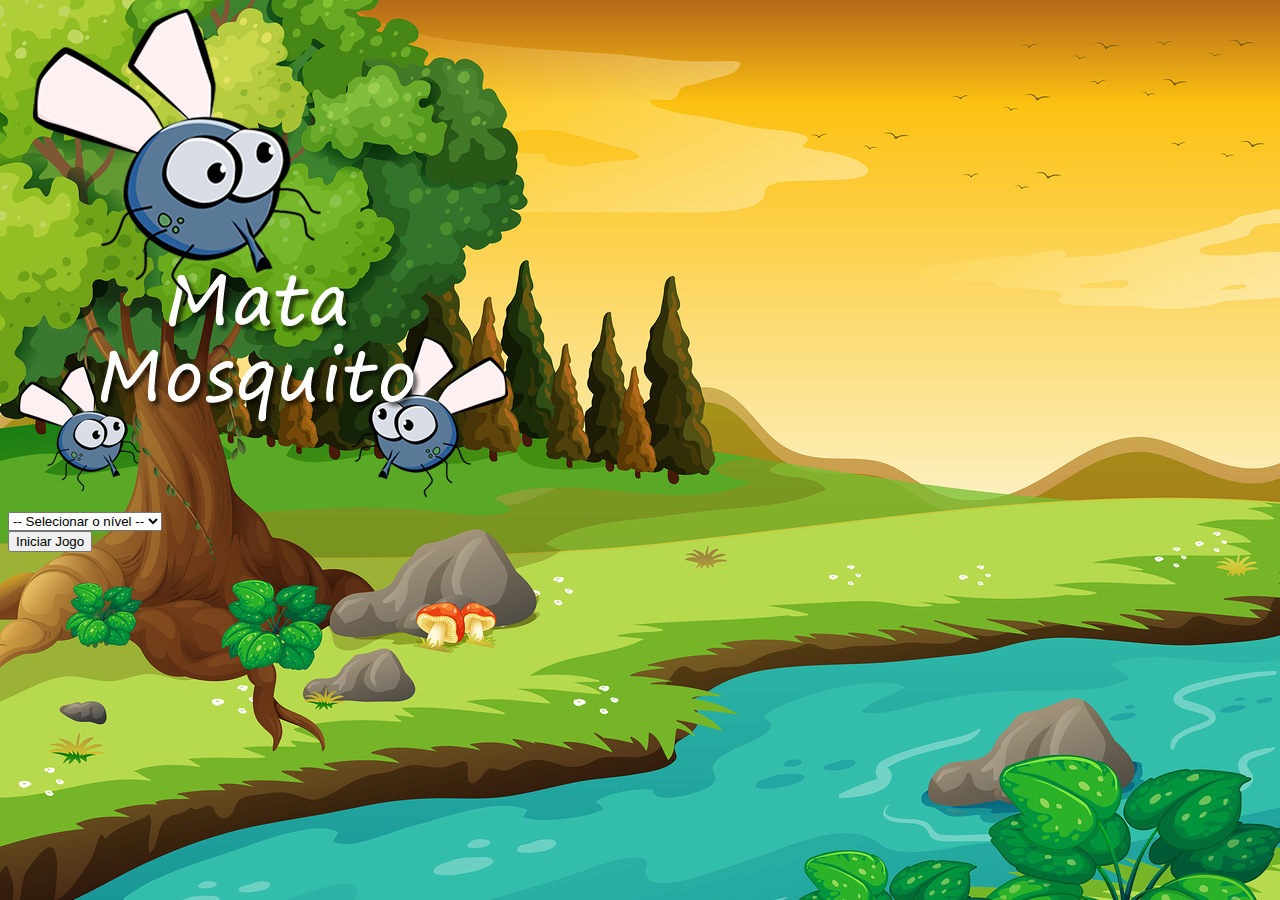
<file: index.html>
<!DOCTYPE html>
<html lang="pt-br">
<head>
    <meta charset="UTF-8">
    <meta http-equiv="X-UA-Compatible" content="IE=edge">
    <meta name="viewport" content="width=device-width, initial-scale=1.0">
    <link href="https://cdn.jsdelivr.net/npm/bootstrap@5.1.0/dist/css/bootstrap.min.css" rel="stylesheet" integrity="sha384-KyZXEAg3QhqLMpG8r+8fhAXLRk2vvoC2f3B09zVXn8CA5QIVfZOJ3BCsw2P0p/We" crossorigin="anonymous">
    <link rel="stylesheet" href="estilo.css">
    <script>
        function iniciarJogo(){
            var nivel = document.getElementById('nivel').value

            if(nivel == ''){
                alert("Selecione um nível para jogar")
                return false
            }

            window.location.href = 'app.html?' + nivel
            
        }
    </script>
    <title>Mata Mosquito</title>
</head>
    <body>
        <div class='container'>
            <div class='row'>
                <div class='col'>
                    <div class='d-flex justify-content-center'>
                        <img src="imagens/game.png" >
                    </div>
                </div>
            </div>

            <div class='row'>
                <div class='col'>
                    <div class='d-flex justify-content-center'>
                        <div class='mb-2'>
                            <select class='form-crontrol' id='nivel'>
                                <option value="">-- Selecionar o nível --</option>
                                <option value="normal">Normal</option>
                                <option value="dificil">Difícil</option>
                                <option value="impossivel">Impossível</option>
                            </select>
                        </div>
                    </div>
                </div>
            </div>

            <div class='row'>
                <div class='col'>
                    <div class='d-flex justify-content-center'>
                        <button type='button' class='btn btn-danger btn-lg' onclick="iniciarJogo()">Iniciar Jogo</button>
                    </div>
                </div>
            </div>
        </div>
    </body>
</html>
</file>
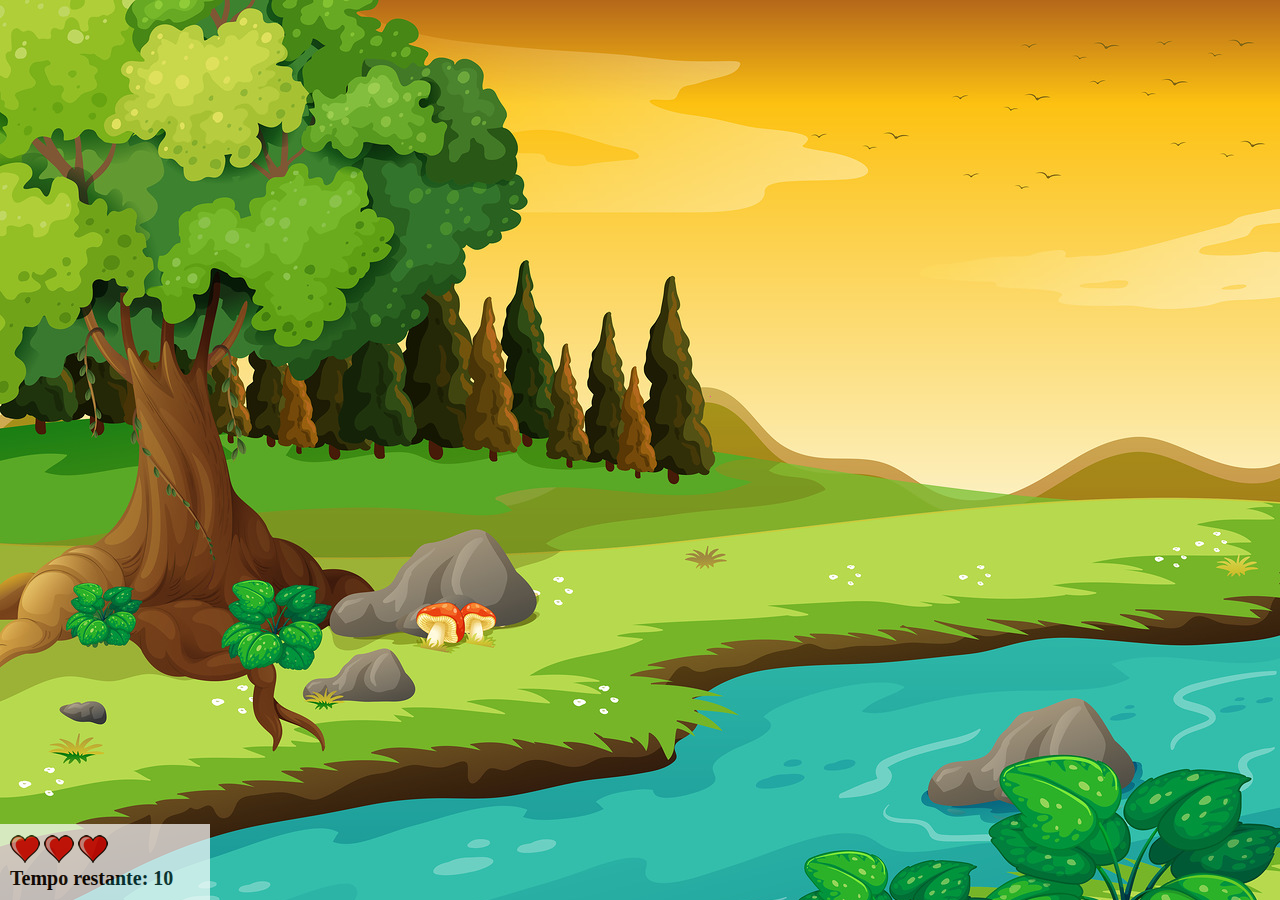
<file: app.html>
<!DOCTYPE html>
<html lang="pt-br">
    <head>
        <meta charset="UTF-8">
        <meta http-equiv="X-UA-Compatible" content="IE=edge">
        <meta name="viewport" content="width=device-width, initial-scale=1.0">
        <script src="jogo.js"></script>
        <link rel="stylesheet" href="estilo.css">
        <title>Mata Mosquito</title>

    </head>

    <body onresize="ajustarTamanhoTela()">

        <div class='painel'>

            <div class='vidas'>
                <img id='v1' src="imagens/coracao_cheio.png">
                <img id='v2' src="imagens/coracao_cheio.png">
                <img id='v3' src="imagens/coracao_cheio.png">
            </div>


            <div class='cronometro'>Tempo restante: <span id='cronometro'></span></div>

        </div>

        <script>
            document.getElementById('cronometro').innerHTML = tempo
            var criarMosquito = setInterval(function(){
                posicaoRandomica()
            }, criarMosquitoTempo);
            
        </script>
    </body>


</html>
</file>
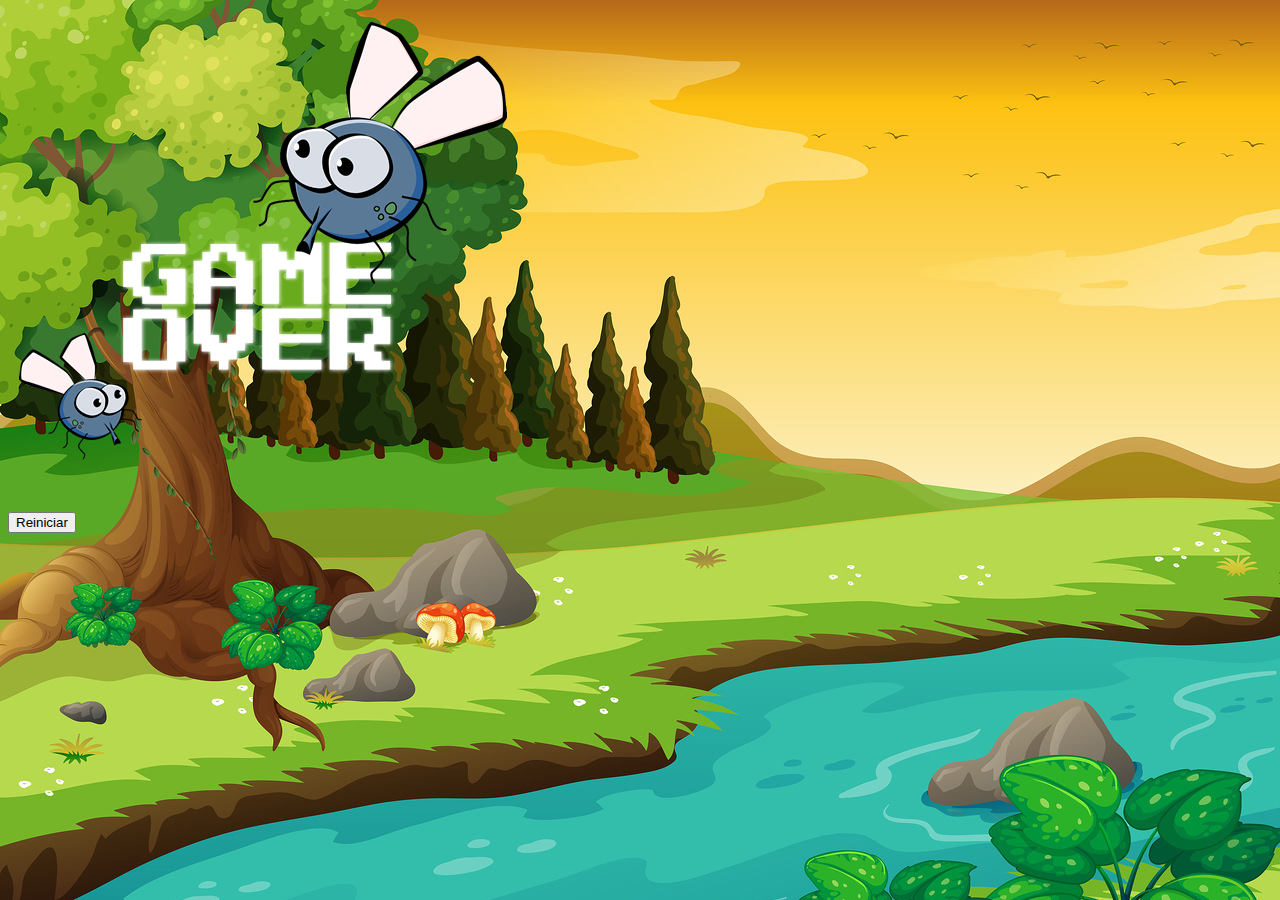
<file: fim_de_jogo.html>
<!DOCTYPE html>
<html lang="pt-br">
<head>
    <meta charset="UTF-8">
    <meta http-equiv="X-UA-Compatible" content="IE=edge">
    <meta name="viewport" content="width=device-width, initial-scale=1.0">
    <link href="https://cdn.jsdelivr.net/npm/bootstrap@5.1.0/dist/css/bootstrap.min.css" rel="stylesheet" integrity="sha384-KyZXEAg3QhqLMpG8r+8fhAXLRk2vvoC2f3B09zVXn8CA5QIVfZOJ3BCsw2P0p/We" crossorigin="anonymous">
    <link rel="stylesheet" href="estilo.css">
    <title>Fim de Jogo</title>
</head>
    <body>
        <div class='container'>
            <div class='row'>
                <div class='col'>
                    <div class='d-flex justify-content-center'>
                        <img src="imagens/game_over.png" >
                    </div>
                </div>
            </div>

            <div class='row'>
                <div class='col'>
                    <div class='d-flex justify-content-center'>
                        <button type='button' class='btn btn-dark btn-lg' onclick="window.location.href = 'index.html'">Reiniciar</button>
                    </div>
                </div>
            </div>
        </div>
    </body>
</html>
</file>
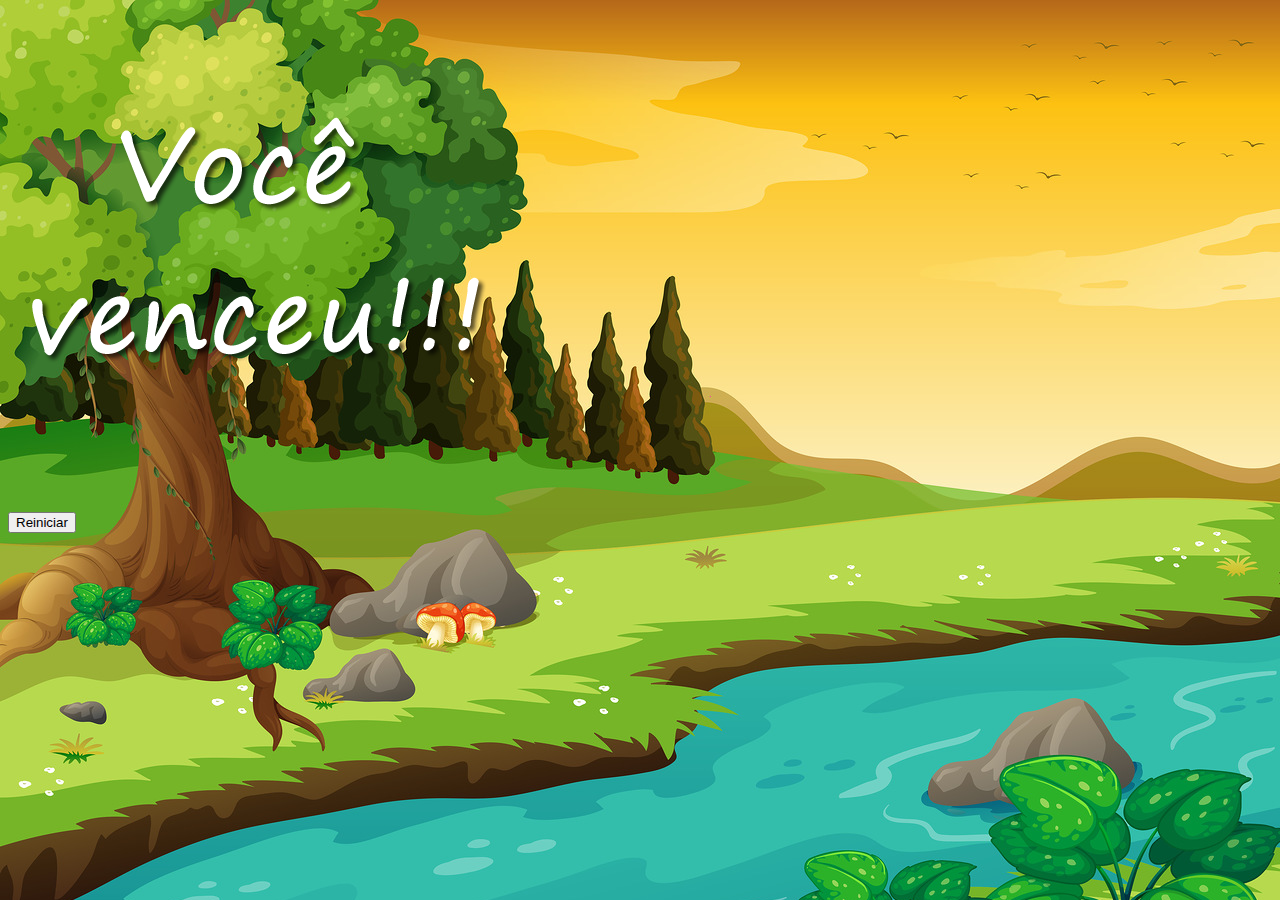
<file: vitoria.html>
<!DOCTYPE html>
<html lang="pt-br">
<head>
    <meta charset="UTF-8">
    <meta http-equiv="X-UA-Compatible" content="IE=edge">
    <meta name="viewport" content="width=device-width, initial-scale=1.0">
    <link href="https://cdn.jsdelivr.net/npm/bootstrap@5.1.0/dist/css/bootstrap.min.css" rel="stylesheet" integrity="sha384-KyZXEAg3QhqLMpG8r+8fhAXLRk2vvoC2f3B09zVXn8CA5QIVfZOJ3BCsw2P0p/We" crossorigin="anonymous">
    <link rel="stylesheet" href="estilo.css">
    <title>Fim de Jogo</title>
</head>
    <body>
        <div class='container'>
            <div class='row'>
                <div class='col'>
                    <div class='d-flex justify-content-center'>
                        <img src="imagens/vitoria.png" >
                    </div>
                </div>
            </div>

            <div class='row'>
                <div class='col'>
                    <div class='d-flex justify-content-center'>
                        <button type='button' class='btn btn-dark btn-lg' onclick="window.location.href = 'index.html'">Reiniciar</button>
                    </div>
                </div>
            </div>
        </div>
    </body>
</html>
</file>
<file: estilo.css>
html {
    cursor: url(imagens/mata_mosquito.png) 30 30, auto;
}

body {
    background-image: url(imagens/bg.jpg);
    background-repeat: no-repeat;
    background-size: 100%;
}

.mosquito1 {
    height: 50px;
    width: 50px;
}

.mosquito2 {
    height: 70px;
    width: 70px;
}

.mosquito3 {
    height: 90px;
    width: 90px;
}

.ladoA {
    transform: scaleX(1);
}

.ladoB {
    transform: scaleX(-1);
}

.painel {
    position: absolute;
    width: 190px;
    padding: 10px;
    left: 0px;
    bottom: 0px;
    border-top: solid 1px #fff;
    background-color: #fff;
    opacity: 0.7;
}

.vidas{
    float: left;
}

.cronometro {
    float: left;
    font-size: 20px;
    font-weight: bold;
}
</file>
